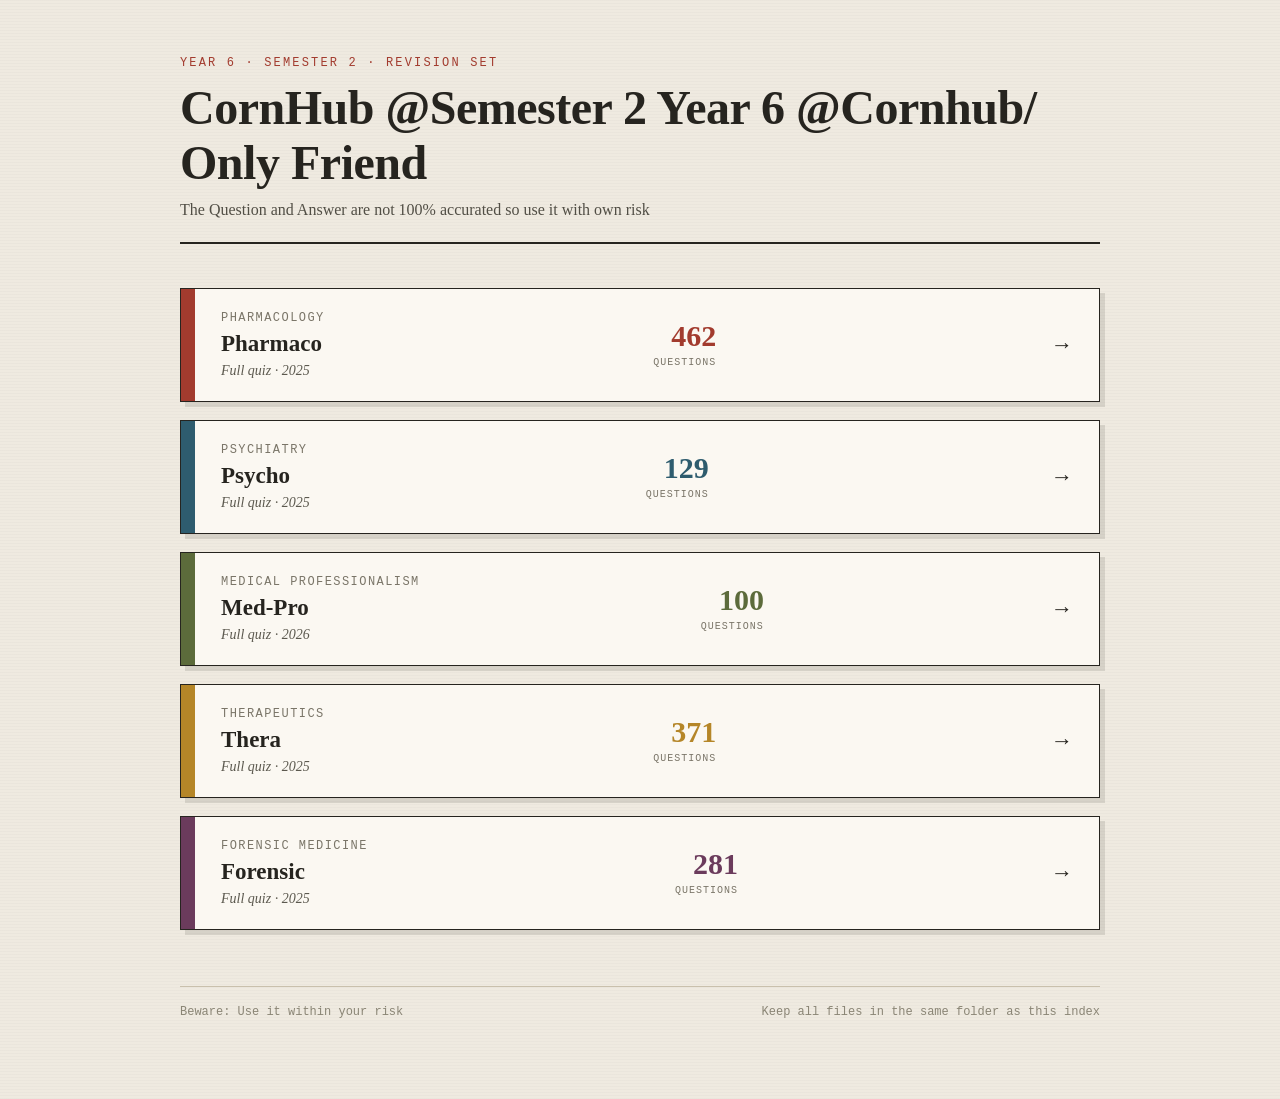
<file: index.html>
<!DOCTYPE html>
<html lang="en">
<head>
<meta charset="UTF-8">
<meta name="viewport" content="width=device-width, initial-scale=1.0">
<title>Year 6 · Semester 2 — Exam Prep Index</title>
<style>
  :root{
    --paper:#EFEAE0;
    --ink:#26241F;
    --rule:#C9C0AC;
    --tab-red:#A23B2E;
    --tab-blue:#2E5C6E;
    --tab-olive:#5C6B3B;
    --tab-mustard:#B58628;
    --tab-plum:#6B3B5C;
    --card-bg:#FBF8F2;
  }
  *{box-sizing:border-box;}
  html,body{margin:0;padding:0;}
  body{
    background:var(--paper);
    background-image:
      repeating-linear-gradient(0deg, rgba(0,0,0,0.02) 0px, rgba(0,0,0,0.02) 1px, transparent 1px, transparent 3px);
    color:var(--ink);
    font-family:"Iowan Old Style","Georgia","Times New Roman",serif;
    min-height:100vh;
    display:flex;
    flex-direction:column;
    align-items:center;
    padding:56px 20px 80px;
  }

  header{
    width:100%;
    max-width:920px;
    margin-bottom:44px;
    border-bottom:2px solid var(--ink);
    padding-bottom:20px;
  }
  .eyebrow{
    font-family:"Courier New",monospace;
    letter-spacing:0.18em;
    text-transform:uppercase;
    font-size:12px;
    color:var(--tab-red);
    margin:0 0 10px;
  }
  h1{
    font-size:clamp(32px,5vw,48px);
    margin:0 0 8px;
    font-weight:600;
    letter-spacing:-0.01em;
  }
  .subhead{
    font-size:16px;
    color:#514E45;
    margin:0;
    max-width:60ch;
    line-height:1.5;
  }

  main{
    width:100%;
    max-width:920px;
  }

  .rack{
    display:flex;
    flex-direction:column;
    gap:18px;
  }

  .card{
    display:flex;
    align-items:stretch;
    background:var(--card-bg);
    border:1.5px solid var(--ink);
    box-shadow:5px 5px 0 rgba(38,36,31,0.12);
    text-decoration:none;
    color:var(--ink);
    position:relative;
    overflow:hidden;
    transition:transform 0.16s ease, box-shadow 0.16s ease;
  }
  .card:hover{
    transform:translate(-3px,-3px);
    box-shadow:8px 8px 0 rgba(38,36,31,0.16);
  }
  .card:focus-visible{
    outline:3px solid var(--tab-blue);
    outline-offset:2px;
  }

  .tab{
    width:14px;
    flex-shrink:0;
  }

  .card-body{
    flex:1;
    display:flex;
    align-items:center;
    justify-content:space-between;
    gap:20px;
    padding:22px 26px;
  }

  .card-text .code{
    font-family:"Courier New",monospace;
    font-size:12px;
    letter-spacing:0.12em;
    text-transform:uppercase;
    color:#7A7568;
    margin-bottom:6px;
  }
  .card-text h2{
    margin:0 0 6px;
    font-size:23px;
    font-weight:600;
  }
  .card-text .meta{
    font-size:14px;
    color:#5C594F;
    font-style:italic;
  }

  .count{
    text-align:right;
    flex-shrink:0;
  }
  .count .num{
    font-size:30px;
    font-weight:700;
    line-height:1;
    display:block;
  }
  .count .lbl{
    font-family:"Courier New",monospace;
    font-size:10px;
    letter-spacing:0.1em;
    text-transform:uppercase;
    color:#7A7568;
  }
  .arrow{
    font-size:22px;
    margin-left:6px;
    transform:translateX(0);
    transition:transform 0.16s ease;
  }
  .card:hover .arrow{ transform:translateX(4px); }

  .card.red   .tab{background:var(--tab-red);}
  .card.blue  .tab{background:var(--tab-blue);}
  .card.olive .tab{background:var(--tab-olive);}
  .card.mustard .tab{background:var(--tab-mustard);}
  .card.plum  .tab{background:var(--tab-plum);}

  .card.red   .num{color:var(--tab-red);}
  .card.blue  .num{color:var(--tab-blue);}
  .card.olive .num{color:var(--tab-olive);}
  .card.mustard .num{color:var(--tab-mustard);}
  .card.plum  .num{color:var(--tab-plum);}

  footer{
    max-width:920px;
    width:100%;
    margin-top:56px;
    padding-top:18px;
    border-top:1px solid var(--rule);
    font-size:12px;
    color:#8A8575;
    font-family:"Courier New",monospace;
    display:flex;
    justify-content:space-between;
    flex-wrap:wrap;
    gap:8px;
  }

  @media (max-width:560px){
    .card-body{flex-direction:column;align-items:flex-start;gap:12px;padding:20px;}
    .count{text-align:left;}
    .arrow{display:none;}
  }
</style>
</head>
<body>

<header>
  <p class="eyebrow">Year 6 &middot; Semester 2 &middot; Revision Set</p>
  <h1>CornHub @Semester 2 Year 6 @Cornhub/ Only Friend</h1>
  <p class="subhead">The Question and Answer are not 100% accurated so use it with own risk</p>
</header>

<main>
  <div class="rack">

    <a class="card red" href="Y6%20Sem%202%20Pharmaco%20442%20Q%20Quiz%20Full%202025.HTML">
      <div class="tab"></div>
      <div class="card-body">
        <div class="card-text">
          <div class="code">Pharmacology</div>
          <h2>Pharmaco</h2>
          <div class="meta">Full quiz &middot; 2025</div>
        </div>
        <div class="count">
          <span class="num">462</span>
          <span class="lbl">Questions</span>
        </div>
        <span class="arrow">&rarr;</span>
      </div>
    </a>

    <a class="card blue" href="Y6%20Sem%202%20Psycho%20129%20Q%20Quiz%20Full%202025.html">
      <div class="tab"></div>
      <div class="card-body">
        <div class="card-text">
          <div class="code">Psychiatry</div>
          <h2>Psycho</h2>
          <div class="meta">Full quiz &middot; 2025</div>
        </div>
        <div class="count">
          <span class="num">129</span>
          <span class="lbl">Questions</span>
        </div>
        <span class="arrow">&rarr;</span>
      </div>
    </a>

    <a class="card olive" href="Y6%20Sem%202%20Med%20pro%20100%20Q%20Quiz%20Full%202026.html">
      <div class="tab"></div>
      <div class="card-body">
        <div class="card-text">
          <div class="code">Medical Professionalism</div>
          <h2>Med-Pro</h2>
          <div class="meta">Full quiz &middot; 2026</div>
        </div>
        <div class="count">
          <span class="num">100</span>
          <span class="lbl">Questions</span>
        </div>
        <span class="arrow">&rarr;</span>
      </div>
    </a>

    <a class="card mustard" href="Y6%20Sem%202%20Thera%20438%20Q%20Quiz%20Full%202025.HTML">
      <div class="tab"></div>
      <div class="card-body">
        <div class="card-text">
          <div class="code">Therapeutics</div>
          <h2>Thera</h2>
          <div class="meta">Full quiz &middot; 2025</div>
        </div>
        <div class="count">
          <span class="num">371</span>
          <span class="lbl">Questions</span>
        </div>
        <span class="arrow">&rarr;</span>
      </div>
    </a>

    <a class="card plum" href="Y6%20Sem%202%20Foresenic%20281%20Q%20Quiz%20Full%202025.HTML">
      <div class="tab"></div>
      <div class="card-body">
        <div class="card-text">
          <div class="code">Forensic Medicine</div>
          <h2>Forensic</h2>
          <div class="meta">Full quiz &middot; 2025</div>
        </div>
        <div class="count">
          <span class="num">281</span>
          <span class="lbl">Questions</span>
        </div>
        <span class="arrow">&rarr;</span>
      </div>
    </a>

  </div>
</main>

<footer>
  <span> Beware: Use it within your risk </span>
  <span>Keep all files in the same folder as this index</span>
</footer>

</body>
</html>
</file>
